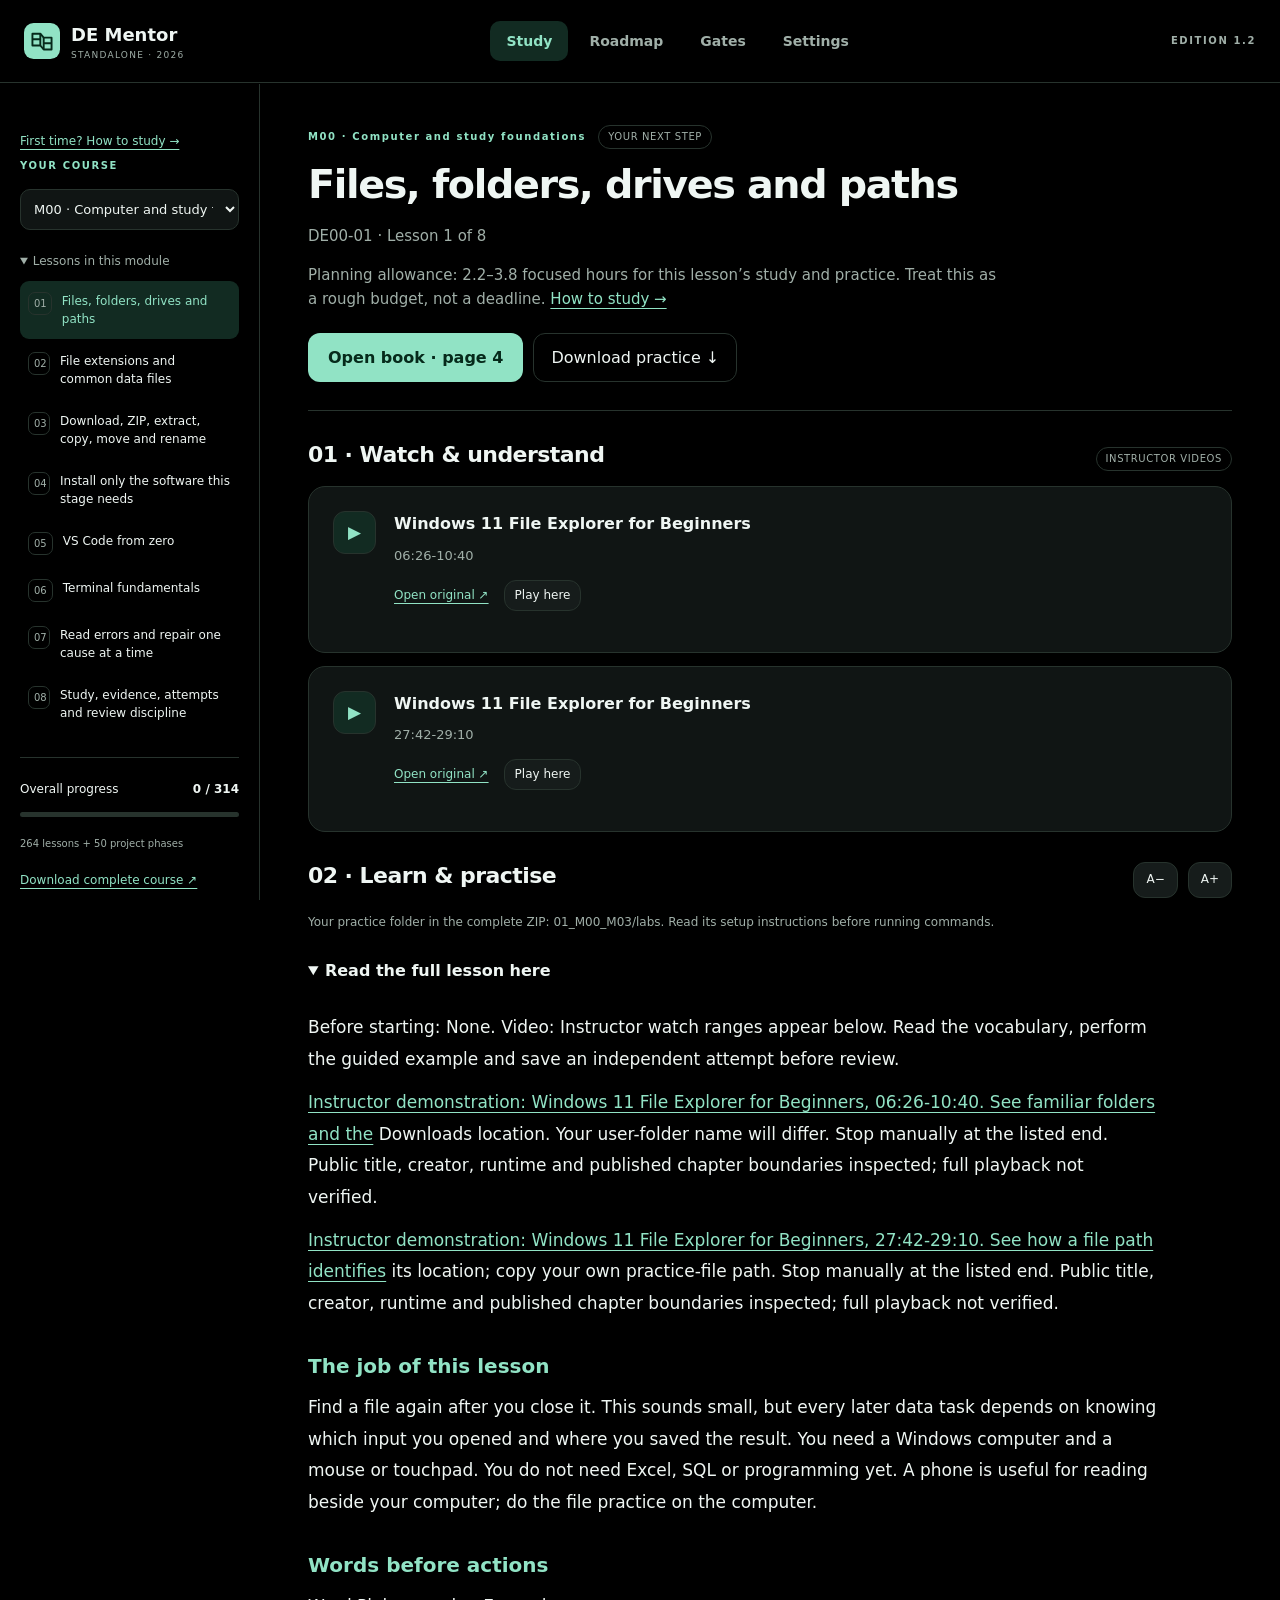
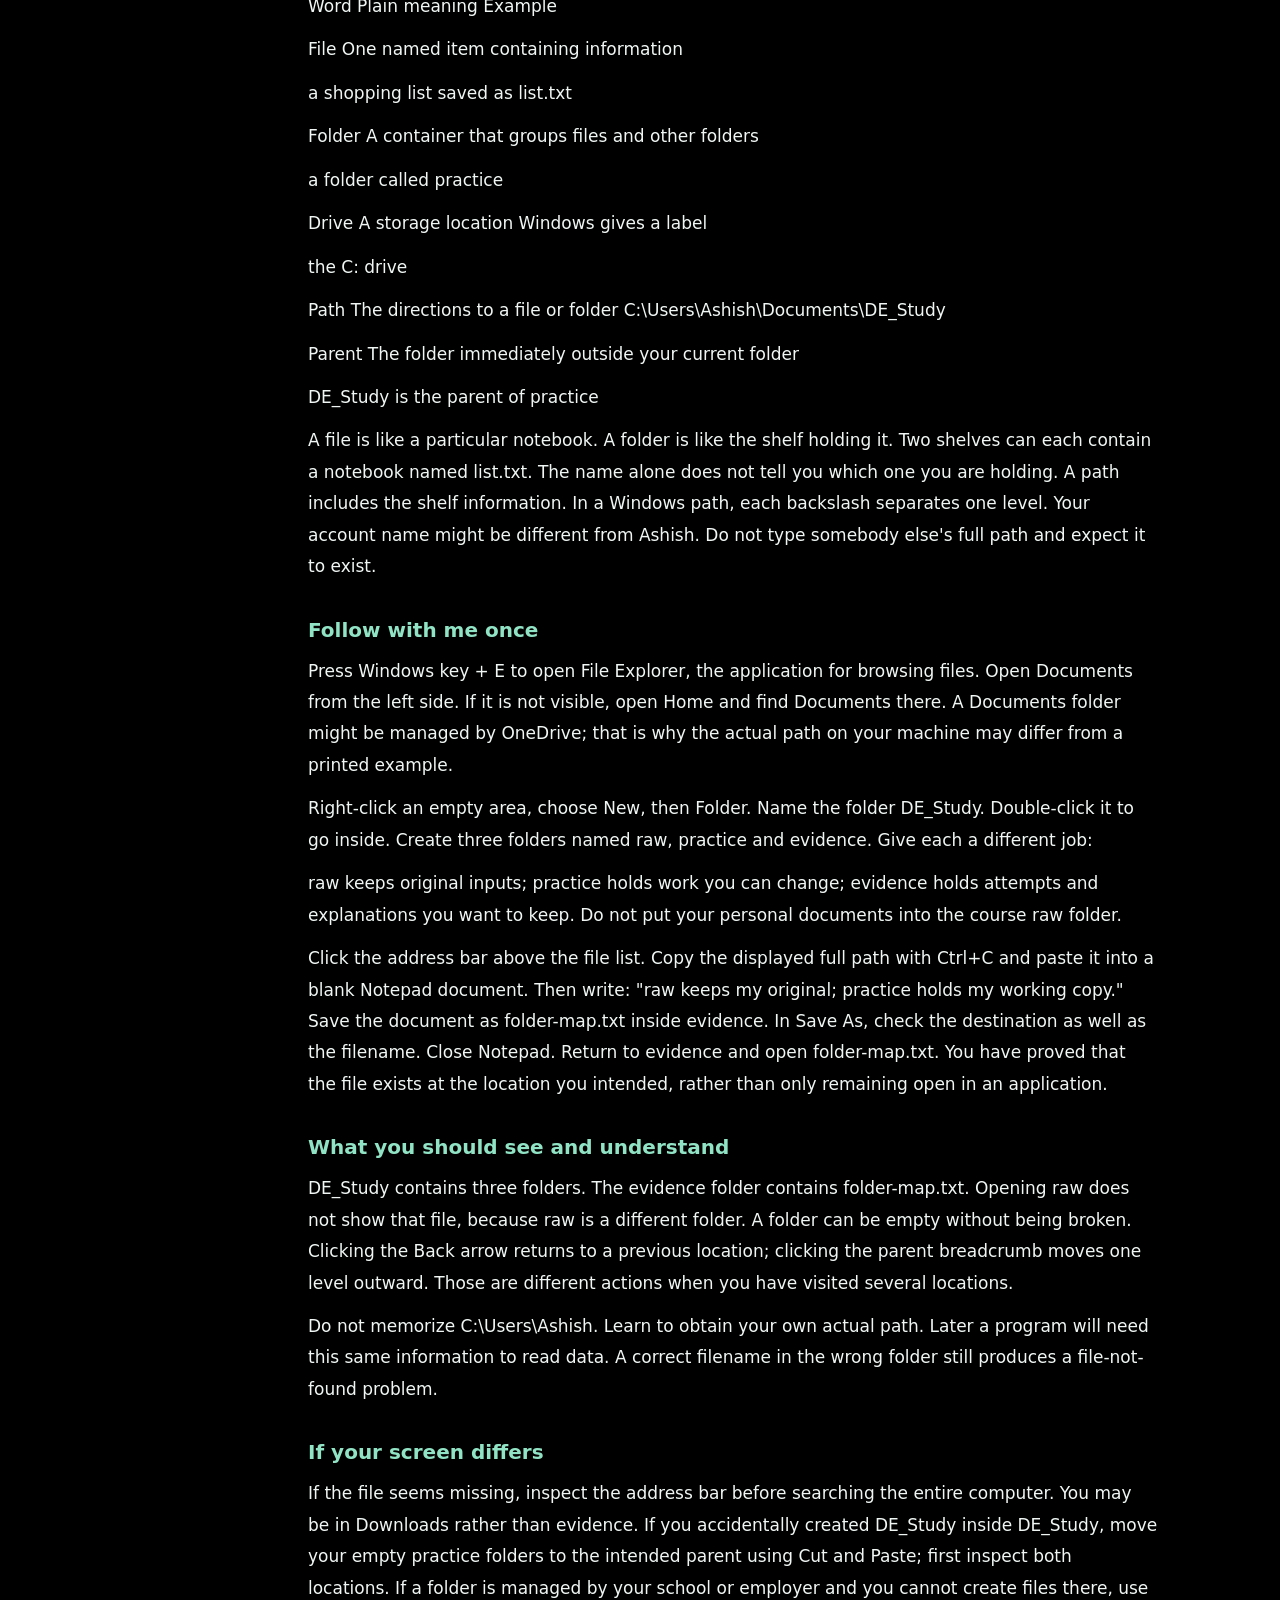
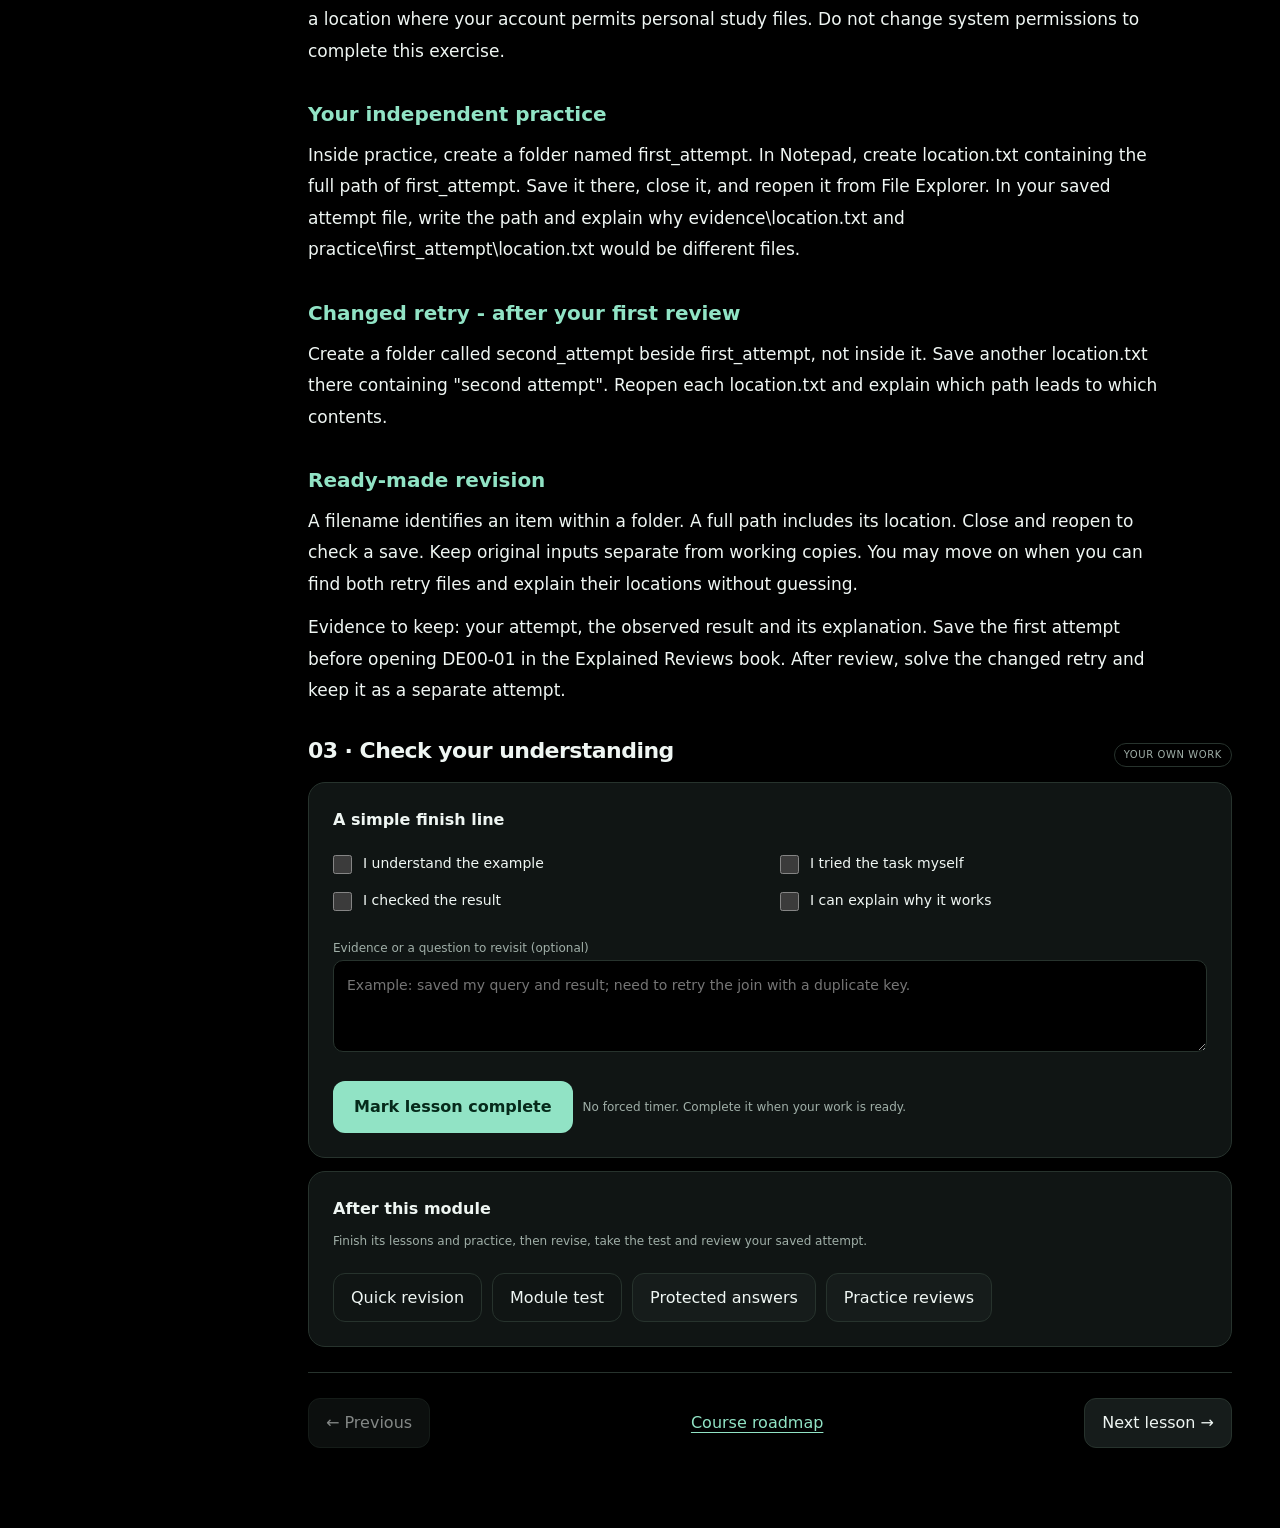
<file: index.html>
<!doctype html>
<html lang="en" data-theme="amoled">
<head>
<meta charset="utf-8"><meta name="viewport" content="width=device-width,initial-scale=1,viewport-fit=cover">
<meta name="theme-color" content="#000000"><meta name="description" content="Your complete Standalone Data Engineer 2026 study companion. Instructor videos, books, practice and progress in one place.">
<title>DE Mentor · Standalone 2026</title><link rel="icon" href="icon.svg" type="image/svg+xml"><link rel="manifest" href="manifest.webmanifest"><link rel="stylesheet" href="styles.css?v=1.2">
</head>
<body>
<a class="skip" href="#main">Skip to lesson</a>
<header class="header"><a class="brand" href="#study"><img src="icon.svg" alt="" width="36" height="36"><span>DE Mentor<small>STANDALONE · 2026</small></span></a><nav aria-label="Main navigation"><a href="#study" data-nav="study">Study</a><a href="#roadmap" data-nav="roadmap">Roadmap</a><a href="#gates" data-nav="gates">Gates</a><a href="#settings" data-nav="settings">Settings</a></nav><span class="edition">EDITION 1.2</span></header>
<div class="shell"><aside id="sidebar"><a class="text-link" href="#guide">First time? How to study →</a><label for="moduleSelect" class="eyebrow">YOUR COURSE</label><select id="moduleSelect" aria-label="Choose module"></select><details id="chapterList" open><summary>Lessons in this module</summary><div id="lessons"></div></details><div class="sidebar-foot"><div class="between"><span>Overall progress</span><strong id="progressCount">0 / 314</strong></div><progress id="overallProgress" max="314" value="0">0%</progress><small>264 lessons + 50 project phases</small><a class="text-link" href="downloads/Standalone_DE_2026_v1.2.zip" download>Download complete course ↗</a></div></aside>
<main id="main" tabindex="-1"><div class="loading"><span class="eyebrow">YOUR NEXT STEP</span><h1>A place to learn,<br>one lesson at a time.</h1><p>Loading your course…</p></div></main></div>
<div id="toast" role="status" aria-live="polite"></div>
<dialog id="reviewDialog"><form method="dialog"><button class="close" aria-label="Close">×</button><span class="eyebrow">AFTER YOUR OWN ATTEMPT</span><h2>Ready to compare your work?</h2><p>Save your first attempt before opening the answers. Use the explanation to repair mistakes, then close it and try changed inputs.</p><button id="openReview" class="primary" value="open">I saved my attempt · Open answers</button></form></dialog>
<script src="app.js?v=1.2" defer></script>
<noscript><p class="notice">Enable JavaScript to use the mentor. You can also <a href="downloads/Standalone_DE_2026_v1.2.zip">download the complete course</a> and study its PDFs.</p></noscript>
</body></html>
</file>
<file: styles.css>
:root{color-scheme:dark;--bg:#000;--panel:#101514;--panel2:#161c1b;--ink:#eff6f3;--muted:#a0afa8;--line:#27332d;--accent:#91e3c5;--accentInk:#062a1b;--soft:#122b22;--shadow:0 16px 48px #0005;--reading:17px}
:root[data-theme="light"]{color-scheme:light;--bg:#f7f9f7;--panel:#fff;--panel2:#edf2ee;--ink:#18322a;--muted:#576c62;--line:#d5e0d9;--accent:#12684d;--accentInk:#fff;--soft:#e6f2eb;--shadow:0 10px 36px #1631260a}
*{box-sizing:border-box}html{scroll-behavior:smooth;scroll-padding-top:105px}body{margin:0;background:var(--bg);color:var(--ink);font-family:Inter,ui-sans-serif,system-ui,-apple-system,BlinkMacSystemFont,"Segoe UI",sans-serif;line-height:1.6}button,input,select,textarea{font:inherit}a{color:var(--accent);text-underline-offset:4px}button,a,select,input,textarea{-webkit-tap-highlight-color:transparent}button{cursor:pointer}button:focus-visible,a:focus-visible,input:focus-visible,select:focus-visible,textarea:focus-visible,summary:focus-visible{outline:2px solid var(--accent);outline-offset:4px}button{color:var(--ink);background:var(--panel2);border:1px solid var(--line);border-radius:12px;padding:11px 17px;transition:background .16s,transform .16s}button:hover{background:var(--soft)}button:active{transform:translateY(1px)}button:disabled{opacity:.55;cursor:default}.primary{background:var(--accent);color:var(--accentInk);border-color:transparent;font-weight:650;display:inline-flex;align-items:center;justify-content:center;gap:8px;text-decoration:none;border-radius:12px;padding:12px 20px}.primary:hover{filter:brightness(1.06);background:var(--accent)}.secondary{display:inline-flex;padding:11px 17px;border:1px solid var(--line);border-radius:12px;text-decoration:none;color:var(--ink);align-items:center;gap:8px}.header{min-height:83px;display:flex;align-items:center;justify-content:space-between;gap:20px;border-bottom:1px solid var(--line);padding:13px max(24px,calc((100vw - 1360px)/2));position:sticky;top:0;background:var(--bg);z-index:10}.brand{display:flex;align-items:center;gap:11px;color:var(--ink);text-decoration:none;font-size:18px;font-weight:700;white-space:nowrap}.brand small{display:block;font-size:9px;letter-spacing:.14em;color:var(--muted);font-weight:500;line-height:1.3}.header nav{display:flex;gap:5px;align-items:center;flex-wrap:nowrap}.header nav a{color:var(--muted);text-decoration:none;padding:9px 16px;border-radius:10px;font-size:14px;font-weight:550}.header nav a[aria-current]{color:var(--accent);background:var(--soft)}.edition,.eyebrow{font-size:10px;letter-spacing:.16em;font-weight:700;color:var(--accent)}.edition{color:var(--muted);white-space:nowrap}.shell{max-width:1360px;margin:auto;display:grid;grid-template-columns:260px minmax(0,1fr);min-height:calc(100vh - 84px)}aside{border-right:1px solid var(--line);padding:30px 20px;position:sticky;top:84px;height:calc(100vh - 84px);overflow:auto;scrollbar-width:thin}aside select{width:100%;margin:12px 0 22px;padding:11px 9px;background:var(--panel);color:var(--ink);border:1px solid var(--line);border-radius:10px;font-size:13px}summary{cursor:pointer;list-style-position:inside;color:var(--muted);font-size:12px;margin-bottom:10px}.lesson-nav{width:100%;text-align:left;background:none;border:0;display:flex;gap:10px;padding:11px 8px;font-size:12px;line-height:1.5;margin:2px 0;border-radius:9px}.lesson-nav.current{background:var(--soft);color:var(--accent)}.lesson-nav .num{font-size:10px;min-width:22px;border:1px solid var(--line);border-radius:7px;padding:3px 5px;text-align:center;align-self:flex-start;color:var(--muted)}.lesson-nav.done .num{background:var(--accent);color:var(--accentInk);border-color:transparent}.sidebar-foot{border-top:1px solid var(--line);margin-top:24px;padding-top:22px;font-size:12px}.sidebar-foot small{color:var(--muted)}progress{width:100%;height:5px;border:0;border-radius:20px;overflow:hidden;background:var(--line);margin:13px 0;accent-color:var(--accent)}progress::-webkit-progress-bar{background:var(--line)}progress::-webkit-progress-value{background:var(--accent)}progress::-moz-progress-bar{background:var(--accent)}.text-link{display:block;margin-top:18px;font-size:12px}.between{display:flex;justify-content:space-between;align-items:center;gap:12px}main{padding:42px 48px 80px;min-width:0;outline:none}.hero{border-bottom:1px solid var(--line);padding-bottom:28px;margin-bottom:30px}.hero h1{font-size:clamp(29px,3.1vw,43px);line-height:1.2;letter-spacing:-.035em;font-weight:650;margin:12px 0 15px;max-width:800px}.hero p,.muted{color:var(--muted)}.hero p{max-width:700px;font-size:15px}.meta{display:flex;gap:12px;align-items:center;flex-wrap:wrap;font-size:12px;color:var(--muted)}.pill{display:inline-block;border:1px solid var(--line);border-radius:99px;padding:3px 9px;font-size:10px;letter-spacing:.06em;color:var(--muted)}.pill.complete{background:var(--soft);color:var(--accent);border-color:var(--accent)}.actions{display:flex;align-items:center;gap:10px;flex-wrap:wrap;margin:22px 0 0}.section-title{display:flex;justify-content:space-between;align-items:baseline;gap:15px;margin:30px 0 15px}h2{font-size:22px;line-height:1.3;letter-spacing:-.025em;font-weight:650;margin:0 0 12px}h3{font-size:16px;margin:0 0 10px}.section-title h2{margin:0}.card{background:var(--panel);border:1px solid var(--line);border-radius:17px;padding:24px;margin:13px 0}.video-card{display:grid;grid-template-columns:44px minmax(0,1fr);gap:17px}.play-icon{width:43px;height:43px;background:var(--soft);border:1px solid var(--line);border-radius:12px;color:var(--accent);display:grid;place-items:center;font-size:17px}.video-title{font-size:16px;font-weight:600;line-height:1.45;color:var(--ink);text-decoration:none}.video-title:hover{text-decoration:underline}.video-card p{font-size:13px;color:var(--muted);margin:9px 0 13px}.small-actions{display:flex;gap:15px;align-items:center;font-size:12px}.small-actions button{padding:5px 10px;font-size:12px}.video-player{grid-column:1/-1}.video-player iframe{width:100%;aspect-ratio:16/9;border:0;border-radius:12px}.reading{font-size:var(--reading);line-height:1.85;max-width:850px}.reading h3{font-size:20px;color:var(--accent);margin:33px 0 12px;line-height:1.4}.reading p{margin:12px 0}.reading pre{font-size:13px;line-height:1.65;background:var(--panel);border:1px solid var(--line);padding:20px;border-radius:12px;overflow:auto;color:var(--ink);white-space:pre;tab-size:4}.reading code{font-family:ui-monospace,SFMono-Regular,Consolas,monospace}.reading .table-scroll{overflow:auto;margin:20px 0}.reading table{border-collapse:collapse;width:100%;font-size:14px}.reading td,.reading th{padding:12px 14px;text-align:left;vertical-align:top;border-bottom:1px solid var(--line);min-width:100px}.reading th{background:var(--soft);font-weight:600;color:var(--accent)}.reading img{max-width:100%;height:auto;border-radius:14px;background:#fff}.reading a{overflow-wrap:anywhere}.reader-tools{display:flex;gap:10px}.reader-tools button{font-size:12px;padding:7px 12px}.reader-wrap>summary{font-size:16px;color:var(--ink);padding:17px 0;font-weight:600}.checklist{display:grid;grid-template-columns:1fr 1fr;gap:12px 20px;margin:20px 0}.checklist label{display:flex;gap:11px;font-size:14px;align-items:flex-start;cursor:pointer}.checklist input{accent-color:var(--accent);width:19px;height:19px;flex-shrink:0;margin:3px 0}.evidence{width:100%;min-height:92px;resize:vertical;background:var(--bg);border:1px solid var(--line);color:var(--ink);border-radius:10px;padding:13px;font-size:14px;line-height:1.6}.hint{font-size:12px;color:var(--muted);margin:9px 0}.next-bar{display:flex;justify-content:space-between;align-items:center;gap:10px;margin-top:25px;padding-top:25px;border-top:1px solid var(--line)}.grid{display:grid;grid-template-columns:repeat(2,minmax(0,1fr));gap:15px}.module-card{margin:0;display:flex;flex-direction:column;gap:9px;text-decoration:none;color:var(--ink);transition:border-color .16s}.module-card:hover{border-color:var(--accent)}.module-card h3{font-size:18px;line-height:1.4;margin:2px 0}.module-card .hint{margin:0}.module-card progress{margin:3px 0}.search{width:100%;background:var(--panel);border:1px solid var(--line);border-radius:12px;padding:13px 16px;color:var(--ink);margin-bottom:24px}.gate-steps{display:grid;grid-template-columns:repeat(4,1fr);gap:10px;margin:20px 0}.gate-step{font-size:12px;padding:12px 8px;text-align:center;border:1px solid var(--line);border-radius:10px;color:var(--muted)}.gate-step.active{background:var(--soft);color:var(--accent);border-color:var(--accent)}.gate-step.done{color:var(--accent)}.settings-row{display:flex;justify-content:space-between;align-items:center;gap:20px;padding:20px 0;border-bottom:1px solid var(--line)}.settings-row p{font-size:13px;color:var(--muted);margin:5px 0}.settings-row select{padding:9px 12px;background:var(--bg);border:1px solid var(--line);border-radius:9px;color:var(--ink)}.settings-row input[type=file]{max-width:220px;font-size:12px}.empty{padding:35px;border:1px dashed var(--line);border-radius:14px;color:var(--muted)}.notice{margin:25px;padding:20px;background:var(--panel);border:1px solid var(--line);border-radius:12px}.loading{padding:55px 0}.loading h1{font-size:42px;line-height:1.25}.skip{position:fixed;top:-80px;left:20px;padding:10px;background:var(--accent);color:var(--accentInk);z-index:30}.skip:focus{top:10px}#toast{position:fixed;bottom:25px;left:50%;transform:translate(-50%,15px);background:var(--accent);color:var(--accentInk);padding:12px 20px;border-radius:12px;box-shadow:var(--shadow);max-width:90vw;font-size:14px;opacity:0;pointer-events:none;transition:opacity .2s,transform .2s;z-index:40}#toast.show{opacity:1;transform:translate(-50%,0)}dialog{max-width:480px;width:calc(100% - 36px);background:var(--panel);color:var(--ink);border:1px solid var(--line);border-radius:18px;padding:30px;box-shadow:var(--shadow)}dialog::backdrop{background:#000a;backdrop-filter:blur(5px)}dialog p{color:var(--muted);font-size:14px}dialog h2{margin-top:13px}.close{float:right;font-size:23px;background:transparent;border:0;padding:0 8px;margin:-15px -10px 0 0}.sr-only{position:absolute;width:1px;height:1px;padding:0;overflow:hidden;clip:rect(0,0,0,0)}.timer{font-variant-numeric:tabular-nums;color:var(--muted);font-size:13px}
@media(max-width:1050px){.edition{display:none}main{padding:32px 30px}.shell{grid-template-columns:230px minmax(0,1fr)}aside{padding:24px 15px}.header{padding:12px 22px}}
@media(max-width:720px){.header{min-height:67px;padding:10px 12px;gap:8px}.brand{gap:7px;font-size:13px}.brand img{width:27px;height:27px}.brand small{font-size:7px;letter-spacing:.06em}.header nav{gap:0}.header nav a{padding:8px 9px;font-size:12px}.shell{display:block}aside{height:auto;position:static;border-right:0;border-bottom:1px solid var(--line);padding:16px 19px}.eyebrow{font-size:9px}aside select{margin:8px 0 8px}aside .sidebar-foot{display:none}#lessons{max-height:290px;overflow:auto}summary{margin-bottom:0}main{padding:25px 19px 60px}.hero{padding-bottom:23px;margin-bottom:22px}.hero h1{font-size:30px}.hero p{font-size:14px}.card{padding:19px;border-radius:14px}.video-card{grid-template-columns:33px minmax(0,1fr);gap:12px}.play-icon{width:33px;height:35px;font-size:14px}.video-title{font-size:14px}.video-card p{font-size:12px}.grid{grid-template-columns:1fr}.checklist{grid-template-columns:1fr}.gate-steps{gap:6px}.gate-step{font-size:10px;padding:10px 4px}.settings-row{align-items:flex-start;flex-direction:column;gap:10px}.reading{font-size:var(--reading);line-height:1.8}.reading pre{padding:14px;font-size:12px}.next-bar{flex-wrap:wrap}.section-title{margin-top:25px}.reader-tools{gap:4px}.reader-tools button{padding:6px 9px}.actions .primary,.actions .secondary{font-size:13px;padding:10px 14px}.reading h3{font-size:19px}.next-bar>button{font-size:13px}#toast{bottom:18px;width:max-content;text-align:center}.loading h1{font-size:32px}}
@media(prefers-reduced-motion:reduce){*{scroll-behavior:auto!important;transition:none!important;animation:none!important}}
</file>
